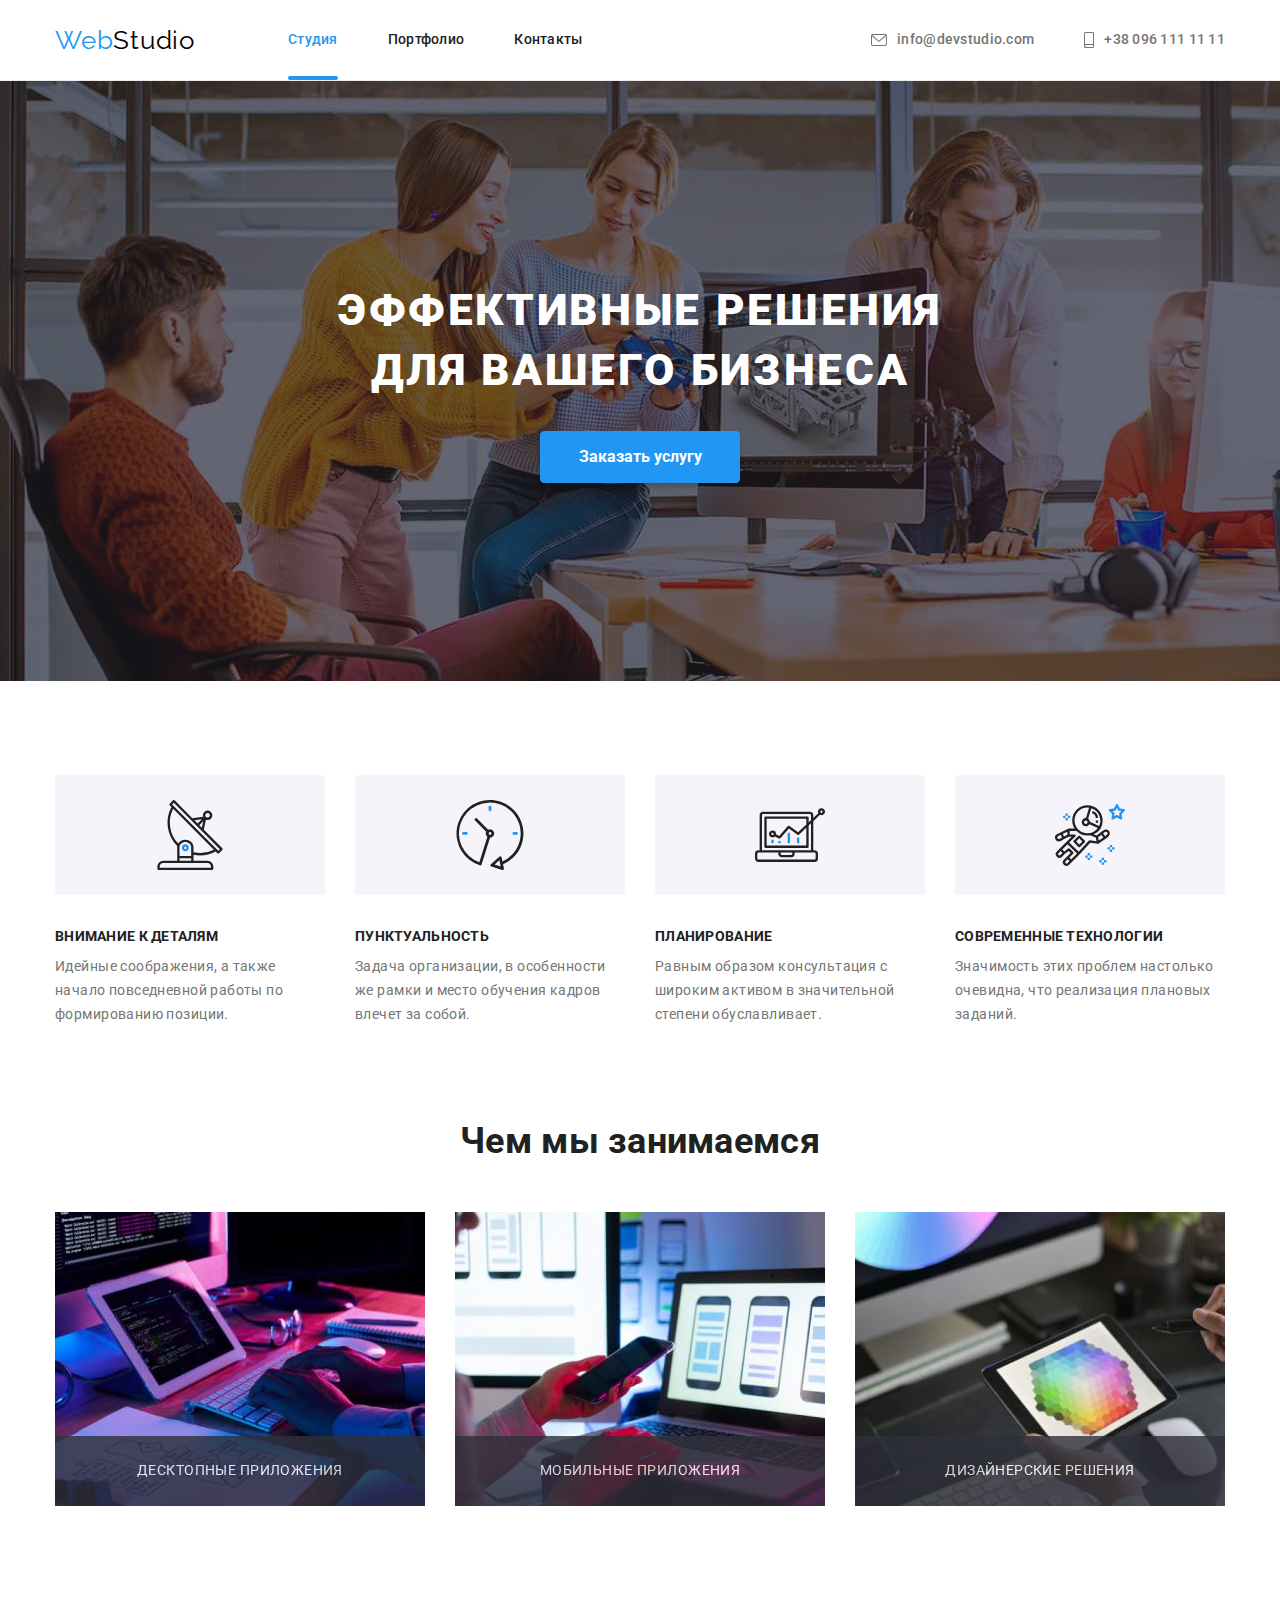
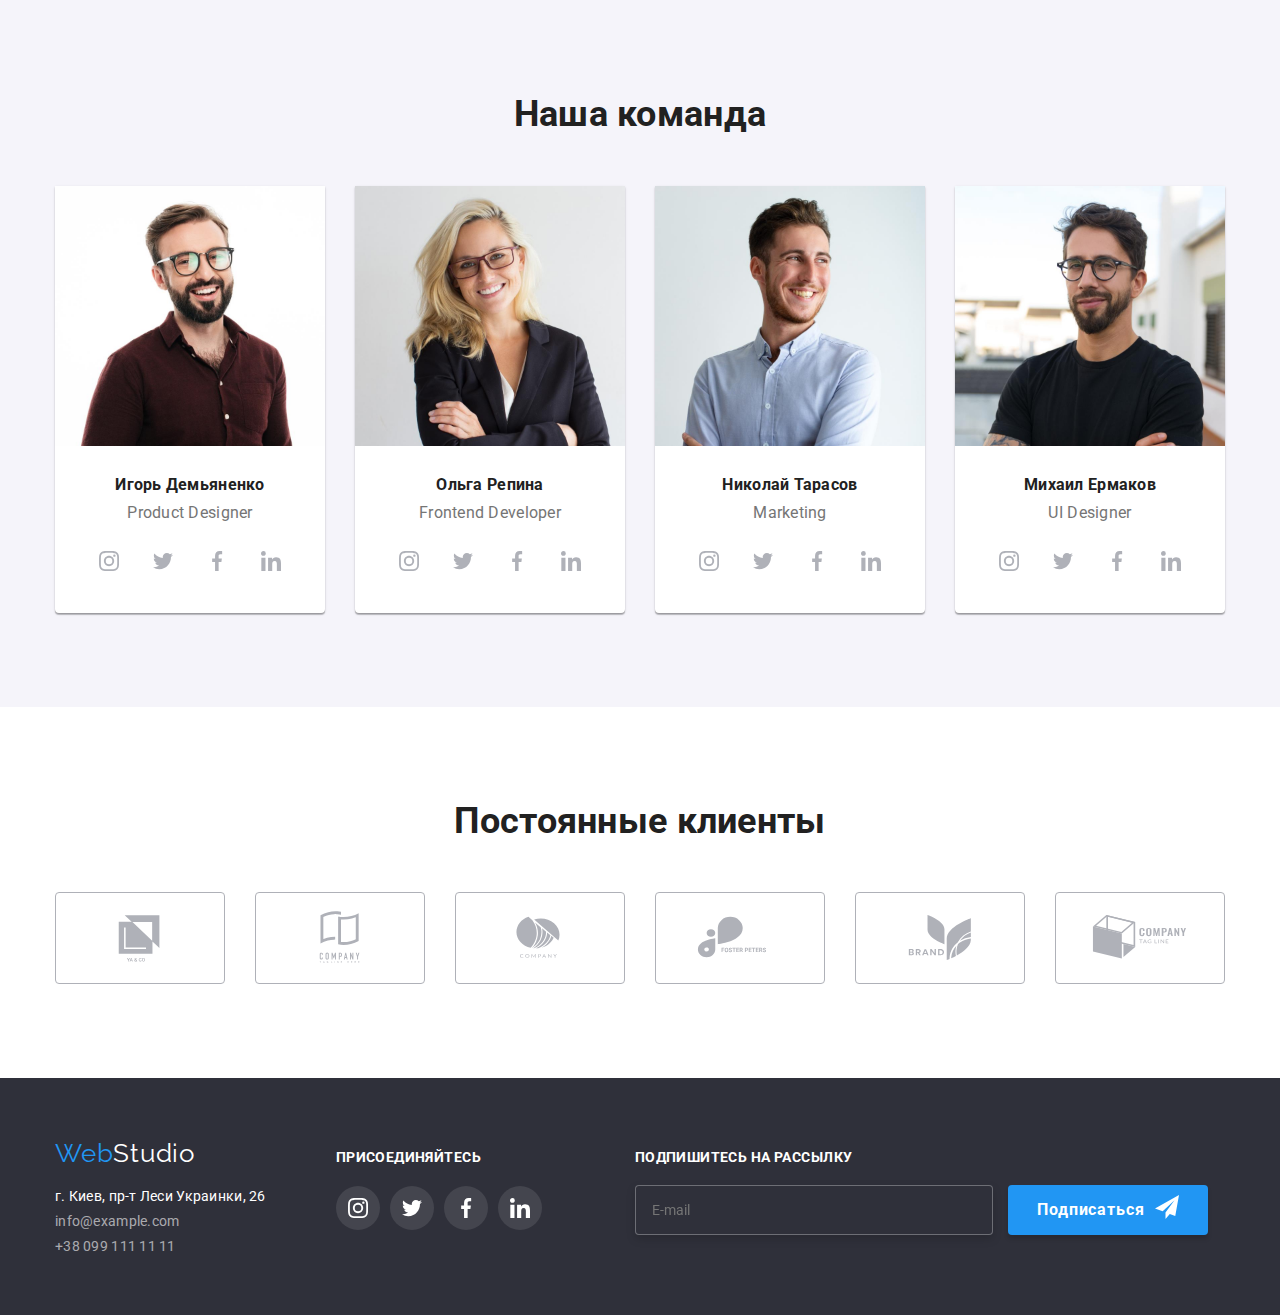
<file: index.html>
<!DOCTYPE html>
<html lang="ru">
  <head>
    <meta charset="UTF-8" />
    <meta http-equiv="X-UA-Compatible" content="IE=edge" />
    <meta name="viewport" content="width=device-width, initial-scale=1.0" />
    <title>Студия</title>

    <link rel="preconnect" href="https://fonts.googleapis.com" />
    <link rel="preconnect" href="https://fonts.gstatic.com" crossorigin />
    <link
      href="https://fonts.googleapis.com/css2?family=Raleway:wght@700&family=Roboto:wght@400;500;700;900&display=swap"
      rel="stylesheet"
    />
    <link
      rel="stylesheet"
      href="https://cdn.jsdelivr.net/npm/modern-normalize@1.1.0/modern-normalize.min.css"
    />

    <link rel="stylesheet" href="./css/styles.css" />
  </head>

  <body>
    <header>
      <div class="container header-container">
        <nav class="navigation-main">
          <a class="logo" lang="en" href="./index.html"
            >Web<span class="logo-black">Studio</span></a
          >
          <ul class="navigation-titles">
            <li class="item"><a href="./index.html" class="link current">Студия</a></li>
            <li class="item"><a href="./portfolio.html" class="link">Портфолио</a></li>
            <li class="item"><a href="" class="link">Контакты</a></li>
          </ul>
        </nav>

        <ul class="contacts-header">
          <li class="contacts email">
            <a href="mailto:info@devstudio.com" class="link email">
              <svg class="icon-header" width="16" height="12">
                <use href="./images/icons.svg#icon-envelope"></use>
              </svg>
              info@devstudio.com</a
            >
          </li>
          <li class="contacts tel">
            <a href="tel:+380961111111" class="link tel">
              <svg class="icon-header" width="10" height="16">
                <use href="./images/icons.svg#icon-smartphone"></use>
              </svg>
              +38 096 111 11 11</a
            >
          </li>
        </ul>
      </div>
    </header>

    <main>
      <section class="hero">
        <div class="container">
          <h1 class="hero-header">
            Эффективные решения <br />
            для вашего бизнеса
          </h1>
          <button type="button" class="hero-button" data-modal-open>Заказать услугу</button>
        </div>
      </section>

      <section class="section">
        <div class="container">
          <h2 class="visually-hidden">Особенности</h2>
          <ul class="features">
            <li class="features-list">
              <svg class="icon-features" width="270" height="120">
                <use href="./images/icons.svg#icon-Group-1"></use>
              </svg>
              <h3 class="features-item">Внимание к деталям</h3>
              <p class="features-description">
                Идейные соображения, а также начало повседневной работы по формированию позиции.
              </p>
            </li>
            <li class="features-list">
              <svg class="icon-features" width="270" height="120">
                <use href="./images/icons.svg#icon-Group-2"></use>
              </svg>
              <h3 class="features-item">Пунктуальность</h3>
              <p class="features-description">
                Задача организации, в особенности же рамки и место обучения кадров влечет за собой.
              </p>
            </li>
            <li class="features-list">
              <svg class="icon-features" width="270" height="120">
                <use href="./images/icons.svg#icon-Group-3"></use>
              </svg>
              <h3 class="features-item">Планирование</h3>
              <p class="features-description">
                Равным образом консультация с широким активом в значительной степени обуславливает.
              </p>
            </li>
            <li class="features-list">
              <svg class="icon-features" width="270" height="120">
                <use href="./images/icons.svg#icon-Group-4"></use>
              </svg>
              <h3 class="features-item">Современные технологии</h3>
              <p class="features-description">
                Значимость этих проблем настолько очевидна, что реализация плановых заданий.
              </p>
            </li>
          </ul>

          <h2 class="section-header">Чем мы занимаемся</h2>
          <ul class="work-examples">
            <li class="item">
              <img src="./images/box-1.jpg" alt="Процесс написания кода" width="370" height="294" />
              <div class="pannel">Десктопные приложения</div>
            </li>
            <li class="item">
              <img
                src="./images/box-2.jpg"
                alt="Процесс дизайна мобильного приложения"
                width="370"
                height="294"
              />
              <div class="pannel">Мобильные приложения</div>
            </li>
            <li class="item">
              <img
                src="./images/box-3.jpg"
                alt="Матрица цветов на планшете"
                width="370"
                height="294"
              />
              <div class="pannel">Дизайнерские решения</div>
            </li>
          </ul>
        </div>
      </section>

      <section class="section">
        <div class="container">
          <h2 class="section-header">Наша команда</h2>
          <ul class="team">
            <li class="team-member">
              <img
                src="./images/igor-demyanenko.jpg"
                alt="Игорь Демьяненко"
                width="270"
                height="260"
              />
              <div class="team-description">
                <h3 class="team-name">Игорь Демьяненко</h3>
                <p class="team-job">Product Designer</p>
                <ul class="networks">
                  <li class="networks-item">
                    <a href="" class="social-link">
                      <svg class="networks-icon" width="20" height="20">
                        <use href="./images/icons.svg#icon-instagram"></use>
                      </svg>
                    </a>
                  </li>
                  <li class="networks-item">
                    <a href="" class="social-link">
                      <svg class="networks-icon" width="20" height="20">
                        <use href="./images/icons.svg#icon-twitter"></use>
                      </svg>
                    </a>
                  </li>
                  <li class="networks-item">
                    <a href="" class="social-link">
                      <svg class="networks-icon" width="20" height="20">
                        <use href="./images/icons.svg#icon-facebook"></use>
                      </svg>
                    </a>
                  </li>
                  <li class="networks-item">
                    <a href="" class="social-link">
                      <svg class="networks-icon" width="20" height="20">
                        <use href="./images/icons.svg#icon-linkedin"></use>
                      </svg>
                    </a>
                  </li>
                </ul>
              </div>
            </li>
            <li class="team-member">
              <img src="./images/olha-repina.jpg" alt="Ольга Репина" width="270" height="260" />
              <div class="team-description">
                <h3 class="team-name">Ольга Репина</h3>
                <p class="team-job">Frontend Developer</p>
                <ul class="networks">
                  <li class="networks-item">
                    <a href="" class="social-link">
                      <svg class="networks-icon" width="20" height="20">
                        <use href="./images/icons.svg#icon-instagram"></use>
                      </svg>
                    </a>
                  </li>
                  <li class="networks-item">
                    <a href="" class="social-link">
                      <svg class="networks-icon" width="20" height="20">
                        <use href="./images/icons.svg#icon-twitter"></use>
                      </svg>
                    </a>
                  </li>
                  <li class="networks-item">
                    <a href="" class="social-link">
                      <svg class="networks-icon" width="20" height="20">
                        <use href="./images/icons.svg#icon-facebook"></use>
                      </svg>
                    </a>
                  </li>
                  <li class="networks-item">
                    <a href="" class="social-link">
                      <svg class="networks-icon" width="20" height="20">
                        <use href="./images/icons.svg#icon-linkedin"></use>
                      </svg>
                    </a>
                  </li>
                </ul>
              </div>
            </li>
            <li class="team-member">
              <img
                src="./images/nikolay-tarasov.jpg"
                alt="Николай Тарасов"
                width="270"
                height="260"
              />
              <div class="team-description">
                <h3 class="team-name">Николай Тарасов</h3>
                <p class="team-job">Marketing</p>
                <ul class="networks">
                  <li class="networks-item">
                    <a href="" class="social-link">
                      <svg class="networks-icon" width="20" height="20">
                        <use href="./images/icons.svg#icon-instagram"></use>
                      </svg>
                    </a>
                  </li>
                  <li class="networks-item">
                    <a href="" class="social-link">
                      <svg class="networks-icon" width="20" height="20">
                        <use href="./images/icons.svg#icon-twitter"></use>
                      </svg>
                    </a>
                  </li>
                  <li class="networks-item">
                    <a href="" class="social-link">
                      <svg class="networks-icon" width="20" height="20">
                        <use href="./images/icons.svg#icon-facebook"></use>
                      </svg>
                    </a>
                  </li>
                  <li class="networks-item">
                    <a href="" class="social-link">
                      <svg class="networks-icon" width="20" height="20">
                        <use href="./images/icons.svg#icon-linkedin"></use>
                      </svg>
                    </a>
                  </li>
                </ul>
              </div>
            </li>
            <li class="team-member">
              <img
                src="./images/mikhail-ermakov.jpg"
                alt="Михаил Ермаков"
                width="270"
                height="260"
              />
              <div class="team-description">
                <h3 class="team-name">Михаил Ермаков</h3>
                <p class="team-job">UI Designer</p>
                <ul class="networks">
                  <li class="networks-item">
                    <a href="" class="social-link">
                      <svg class="networks-icon" width="20" height="20">
                        <use href="./images/icons.svg#icon-instagram"></use>
                      </svg>
                    </a>
                  </li>
                  <li class="networks-item">
                    <a href="" class="social-link">
                      <svg class="networks-icon" width="20" height="20">
                        <use href="./images/icons.svg#icon-twitter"></use>
                      </svg>
                    </a>
                  </li>
                  <li class="networks-item">
                    <a href="" class="social-link">
                      <svg class="networks-icon" width="20" height="20">
                        <use href="./images/icons.svg#icon-facebook"></use>
                      </svg>
                    </a>
                  </li>
                  <li class="networks-item">
                    <a href="" class="social-link">
                      <svg class="networks-icon" width="20" height="20">
                        <use href="./images/icons.svg#icon-linkedin"></use>
                      </svg>
                    </a>
                  </li>
                </ul>
              </div>
            </li>
          </ul>
        </div>
      </section>

      <section class="section">
        <div class="container">
          <h2 class="section-header">Постоянные клиенты</h2>

          <ul class="clients-list">
            <li class="client">
              <a class="client-link" href="">
                <svg class="client-icon" width="106" height="60">
                  <use href="./images/icons.svg#icon-Client-1"></use>
                </svg>
              </a>
            </li>
            <li class="client">
              <a class="client-link" href="">
                <svg class="client-icon" width="106" height="60">
                  <use href="./images/icons.svg#icon-Client-2"></use>
                </svg>
              </a>
            </li>
            <li class="client">
              <a class="client-link" href="">
                <svg class="client-icon" width="106" height="60">
                  <use href="./images/icons.svg#icon-Client-3"></use>
                </svg>
              </a>
            </li>
            <li class="client">
              <a class="client-link" href="">
                <svg class="client-icon" width="106" height="60">
                  <use href="./images/icons.svg#icon-Client-4"></use>
                </svg>
              </a>
            </li>
            <li class="client">
              <a class="client-link" href="">
                <svg class="client-icon" width="106" height="60">
                  <use href="./images/icons.svg#icon-Client-5"></use>
                </svg>
              </a>
            </li>
            <li class="client">
              <a class="client-link" href="">
                <svg class="client-icon" width="106" height="60">
                  <use href="./images/icons.svg#icon-Client-6"></use>
                </svg>
              </a>
            </li>
          </ul>
        </div>
      </section>
    </main>

    <footer class="footer">
      <div class="container footer-block">
        <div class="contact-data">
          <a class="logo footer-logo" lang="en" href="./index.html"
            >Web<span class="logo-white">Studio</span></a
          >
          <address class="address">
            <p class="physical-address">г. Киев, пр-т Леси Украинки, 26</p>
            <a class="footer-contact email" href="mailto:info@example.com">info@example.com</a>
            <a class="footer-contact" href="tel:+380991111111">+38 099 111 11 11</a>
          </address>
        </div>

        <div class="socials">
          <p class="join">присоединяйтесь</p>
          <ul class="networks">
            <li class="networks-item">
              <a href="" class="social-link-footer">
                <svg class="networks-icon-footer" width="20" height="20">
                  <use href="./images/icons.svg#icon-instagram"></use>
                </svg>
              </a>
            </li>
            <li class="networks-item">
              <a href="" class="social-link-footer">
                <svg class="networks-icon-footer" width="20" height="20">
                  <use href="./images/icons.svg#icon-twitter"></use>
                </svg>
              </a>
            </li>
            <li class="networks-item">
              <a href="" class="social-link-footer">
                <svg class="networks-icon-footer" width="20" height="20">
                  <use href="./images/icons.svg#icon-facebook"></use>
                </svg>
              </a>
            </li>
            <li class="networks-item">
              <a href="" class="social-link-footer">
                <svg class="networks-icon-footer" width="20" height="20">
                  <use href="./images/icons.svg#icon-linkedin"></use>
                </svg>
              </a>
            </li>
          </ul>
        </div>

        <div class="footer-modal">
          <label for="footer-email">Подпишитесь на рассылку</label>
          <div class="submit-email">
            <input class="footer-input" type="email" id="footer-email" placeholder="E-mail" />
            <button class="footer-button" type="submit">
              <span class="send">
                <span class="button-text-send">Подписаться</span>
                <span class="icon-button-send">
                  <svg class="icon-send" width="24" height="24">
                    <use href="./images/icons.svg#icon-send"></use>
                  </svg>
                </span>
              </span>
            </button>
          </div>
        </div>
      </div>
    </footer>

    <div class="backdrop is-hidden" data-modal>
      <div class="modal">
        <button data-modal-close class="close-button">
          <svg
            width="30"
            height="30"
            viewBox="0 0 30 30"
            fill="none"
            xmlns="http://www.w3.org/2000/svg"
          >
            <circle cx="15" cy="15" r="15" fill="white" />
            <circle cx="15" cy="15" r="14.5" stroke="black" stroke-opacity="0.1" />
            <path
              class="closing-icon"
              d="M21 10.1079L19.8921 9L15.5 13.3921L11.1079 9L10 10.1079L14.3921 14.5L10 18.8921L11.1079 20L15.5 15.6079L19.8921 20L21 18.8921L16.6079 14.5L21 10.1079Z"
              fill="black"
            />
          </svg>
        </button>
        <form class="modal-form" action="/">
          <p class="modal-header">Оставьте свои данные, мы вам перезвоним</p>

          <div class="form-field">
            <label for="name">Имя</label>
            <div class="form-input-field">
              <input class="form-input" type="text" name="name" id="name" />
              <svg class="icon-label" width="18" height="18">
                <use href="./images/icons.svg#icon-name"></use>
              </svg>
            </div>
          </div>

          <div class="form-field">
            <label for="tel">Телефон</label>
            <div class="form-input-field">
              <input class="form-input" type="tel" name="tel" id="tel" />
              <svg class="icon-label" width="18" height="18">
                <use href="./images/icons.svg#icon-tel"></use>
              </svg>
            </div>
          </div>

          <div class="form-field">
            <label for="email">Почта</label>
            <div class="form-input-field">
              <input class="form-input" type="email" name="email" id="email" />
              <svg class="icon-label" width="18" height="18">
                <use href="./images/icons.svg#icon-mail"></use>
              </svg>
            </div>
          </div>

          <div class="form-field">
            <label for="comment">Комментарий</label>
            <textarea
              class="form-input"
              name="comment"
              id="comment"
              rows="5"
              placeholder="Введите текст"
            ></textarea>
          </div>

          <label class="checkbox-label">
            <input class="checkbox-input" type="checkbox" required />
            <span class="checkbox-icon"></span>
            <span class="checkbox-agreement">Соглашаюсь с рассылкой и принимаю&nbsp;</span>
            <a class="agreement-link" href="/">Условия договора</a>
          </label>

          <button class="modal-button" type="submit">Отправить</button>
        </form>
      </div>
    </div>
    <script src="./modal.js"></script>
  </body>
</html>
</file>
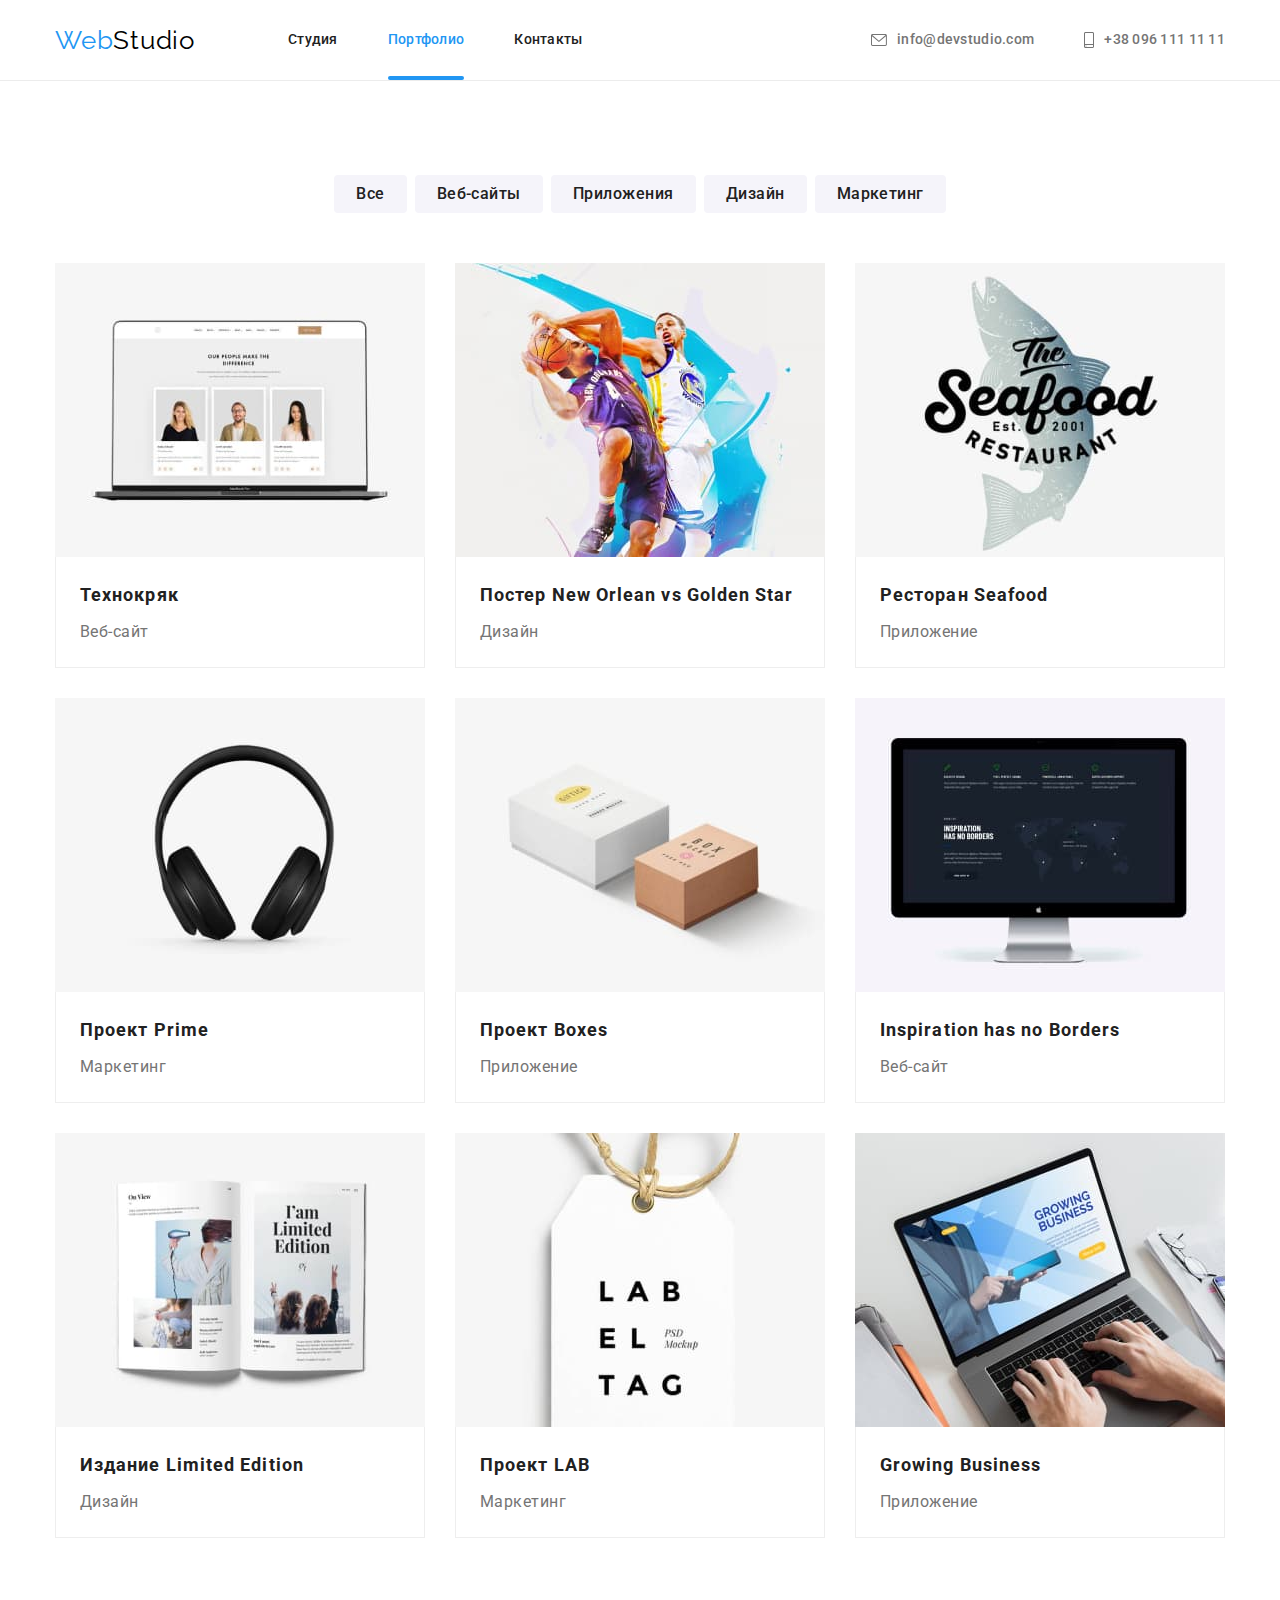
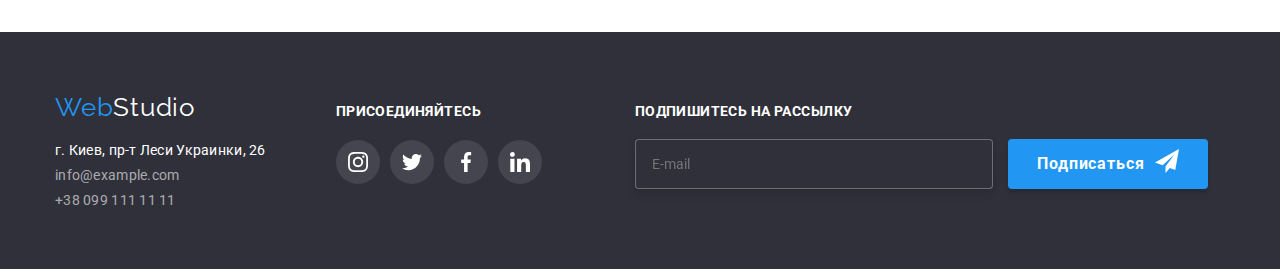
<file: portfolio.html>
<!DOCTYPE html>
<html lang="ru">
  <head>
    <meta charset="UTF-8" />
    <meta http-equiv="X-UA-Compatible" content="IE=edge" />
    <meta name="viewport" content="width=device-width, initial-scale=1.0" />
    <title>Портфолио</title>

    <link rel="preconnect" href="https://fonts.googleapis.com" />
    <link rel="preconnect" href="https://fonts.gstatic.com" crossorigin />
    <link
      href="https://fonts.googleapis.com/css2?family=Raleway:wght@700&family=Roboto:wght@400;500;700;900&display=swap"
      rel="stylesheet"
    />

    <link
      rel="stylesheet"
      href="https://cdn.jsdelivr.net/npm/modern-normalize@1.1.0/modern-normalize.min.css"
    />

    <link rel="stylesheet" href="./css/styles.css" />
  </head>

  <body>
    <header>
      <div class="container header-container">
        <nav class="navigation-main">
          <a class="logo" lang="en" href="./index.html"
            >Web<span class="logo-black">Studio</span></a
          >
          <ul class="navigation-titles">
            <li class="item"><a href="./index.html" class="link">Студия</a></li>
            <li class="item"><a href="./portfolio.html" class="link current">Портфолио</a></li>
            <li class="item"><a href="" class="link">Контакты</a></li>
          </ul>
        </nav>

        <ul class="contacts-header">
          <li class="contacts email">
            <a href="mailto:info@devstudio.com" class="link email">
              <svg class="icon-header" width="16" height="12">
                <use href="./images/icons.svg#icon-envelope"></use>
              </svg>
              info@devstudio.com</a
            >
          </li>
          <li class="contacts tel">
            <a href="tel:+380961111111" class="link tel">
              <svg class="icon-header" width="10" height="16">
                <use href="./images/icons.svg#icon-smartphone"></use>
              </svg>
              +38 096 111 11 11</a
            >
          </li>
        </ul>
      </div>
    </header>

    <main>
      <section class="section">
        <div class="container">
          <h1 class="visually-hidden">Портфолио</h1>
          <ul class="filter">
            <li><button type="button" class="portfolio-button">Все</button></li>
            <li><button type="button" class="portfolio-button">Веб-сайты</button></li>
            <li><button type="button" class="portfolio-button">Приложения</button></li>
            <li><button type="button" class="portfolio-button">Дизайн</button></li>
            <li><button type="button" class="portfolio-button">Маркетинг</button></li>
          </ul>

          <ul class="projects">
            <li class="projects-item">
              <div class="overlay-block">
                <img
                  class="projects-img"
                  src="./images/portfolio/technokryak.jpg"
                  alt="Экран ноутбука"
                  width="370"
                  height="294"
                />
                <div class="portfolio-pannel">
                  Технокряк это современная площадка распространения коронавируса. Компании
                  используют эту платформу для цифрового шпионажа и атак на защищённые сервера
                  конкурентов.
                </div>
              </div>
              <div class="project-text">
                <h3 class="project-name">Технокряк</h3>
                <p class="project-description">Веб-сайт</p>
              </div>
            </li>
            <li class="projects-item">
              <div class="overlay-block">
                <img
                  class="projects-img"
                  src="./images/portfolio/new-orlean.jpg"
                  alt="Баскетболисты"
                  width="370"
                  height="294"
                />
                <div class="portfolio-pannel">
                  Технокряк это современная площадка распространения коронавируса. Компании
                  используют эту платформу для цифрового шпионажа и атак на защищённые сервера
                  конкурентов.
                </div>
              </div>
              <div class="project-text">
                <h3 class="project-name">Постер New Orlean vs Golden Star</h3>
                <p class="project-description">Дизайн</p>
              </div>
            </li>
            <li class="projects-item">
              <div class="overlay-block">
                <img
                  class="projects-img"
                  src="./images/portfolio/seafood.jpg"
                  alt="Логотип рыбного ресторана"
                  width="370"
                  height="294"
                />
                <div class="portfolio-pannel">
                  Технокряк это современная площадка распространения коронавируса. Компании
                  используют эту платформу для цифрового шпионажа и атак на защищённые сервера
                  конкурентов.
                </div>
              </div>
              <div class="project-text">
                <h3 class="project-name">Ресторан Seafood</h3>
                <p class="project-description">Приложение</p>
              </div>
            </li>
            <li class="projects-item">
              <div class="overlay-block">
                <img
                  class="projects-img"
                  src="./images/portfolio/prime.jpg"
                  alt="Наушники"
                  width="370"
                  height="294"
                />
                <div class="portfolio-pannel">
                  Технокряк это современная площадка распространения коронавируса. Компании
                  используют эту платформу для цифрового шпионажа и атак на защищённые сервера
                  конкурентов.
                </div>
              </div>
              <div class="project-text">
                <h3 class="project-name">Проект Prime</h3>
                <p class="project-description">Маркетинг</p>
              </div>
            </li>
            <li class="projects-item">
              <div class="overlay-block">
                <img
                  class="projects-img"
                  src="./images/portfolio/boxes.jpg"
                  alt="Коробочки"
                  width="370"
                  height="294"
                />
                <div class="portfolio-pannel">
                  Технокряк это современная площадка распространения коронавируса. Компании
                  используют эту платформу для цифрового шпионажа и атак на защищённые сервера
                  конкурентов.
                </div>
              </div>
              <div class="project-text">
                <h3 class="project-name">Проект Boxes</h3>
                <p class="project-description">Приложение</p>
              </div>
            </li>
            <li class="projects-item">
              <div class="overlay-block">
                <img
                  class="projects-img"
                  src="./images/portfolio/inspiration.jpg"
                  alt="Монитор с темной темой"
                  width="370"
                  height="294"
                />
                <div class="portfolio-pannel">
                  Технокряк это современная площадка распространения коронавируса. Компании
                  используют эту платформу для цифрового шпионажа и атак на защищённые сервера
                  конкурентов.
                </div>
              </div>
              <div class="project-text">
                <h3 class="project-name">Inspiration has no Borders</h3>
                <p class="project-description">Веб-сайт</p>
              </div>
            </li>
            <li class="projects-item">
              <div class="overlay-block">
                <img
                  class="projects-img"
                  src="./images/portfolio/limited-edition.jpg"
                  alt="Разворот журнала"
                  width="370"
                  height="294"
                />
                <div class="portfolio-pannel">
                  Технокряк это современная площадка распространения коронавируса. Компании
                  используют эту платформу для цифрового шпионажа и атак на защищённые сервера
                  конкурентов.
                </div>
              </div>
              <div class="project-text">
                <h3 class="project-name">Издание Limited Edition</h3>
                <p class="project-description">Дизайн</p>
              </div>
            </li>
            <li class="projects-item">
              <div class="overlay-block">
                <img
                  class="projects-img"
                  src="./images/portfolio/lab.jpg"
                  alt="Бирка"
                  width="370"
                  height="294"
                />
                <div class="portfolio-pannel">
                  Технокряк это современная площадка распространения коронавируса. Компании
                  используют эту платформу для цифрового шпионажа и атак на защищённые сервера
                  конкурентов.
                </div>
              </div>
              <div class="project-text">
                <h3 class="project-name">Проект LAB</h3>
                <p class="project-description">Маркетинг</p>
              </div>
            </li>
            <li class="projects-item">
              <div class="overlay-block">
                <img
                  class="projects-img"
                  src="./images/portfolio/growing-business.jpg"
                  alt="Работа за компьютером"
                  width="370"
                  height="294"
                />
                <div class="portfolio-pannel">
                  Технокряк это современная площадка распространения коронавируса. Компании
                  используют эту платформу для цифрового шпионажа и атак на защищённые сервера
                  конкурентов.
                </div>
              </div>
              <div class="project-text">
                <h3 class="project-name">Growing Business</h3>
                <p class="project-description">Приложение</p>
              </div>
            </li>
          </ul>
        </div>
      </section>
    </main>

    <footer class="footer">
      <div class="container footer-block">
        <div class="contact-data">
          <a class="logo footer-logo" lang="en" href="./index.html"
            >Web<span class="logo-white">Studio</span></a
          >
          <address class="address">
            <p class="physical-address">г. Киев, пр-т Леси Украинки, 26</p>
            <a class="footer-contact email" href="mailto:info@example.com">info@example.com</a>
            <a class="footer-contact" href="tel:+380991111111">+38 099 111 11 11</a>
          </address>
        </div>

        <div class="socials">
          <p class="join">присоединяйтесь</p>
          <ul class="networks">
            <li class="networks-item">
              <a href="" class="social-link-footer">
                <svg class="networks-icon-footer" width="20" height="20">
                  <use href="./images/icons.svg#icon-instagram"></use>
                </svg>
              </a>
            </li>
            <li class="networks-item">
              <a href="" class="social-link-footer">
                <svg class="networks-icon-footer" width="20" height="20">
                  <use href="./images/icons.svg#icon-twitter"></use>
                </svg>
              </a>
            </li>
            <li class="networks-item">
              <a href="" class="social-link-footer">
                <svg class="networks-icon-footer" width="20" height="20">
                  <use href="./images/icons.svg#icon-facebook"></use>
                </svg>
              </a>
            </li>
            <li class="networks-item">
              <a href="" class="social-link-footer">
                <svg class="networks-icon-footer" width="20" height="20">
                  <use href="./images/icons.svg#icon-linkedin"></use>
                </svg>
              </a>
            </li>
          </ul>
        </div>
        <div class="footer-modal">
          <label for="footer-email">Подпишитесь на рассылку</label>
          <div class="submit-email">
            <input class="footer-input" type="email" id="footer-email" placeholder="E-mail" />
            <button class="footer-button" type="submit">
              <div class="send">
                <div class="button-text-send">Подписаться</div>
                <div class="icon-button-send">
                  <svg class="icon-send" width="24" height="24">
                    <use href="./images/icons.svg#icon-send"></use>
                  </svg>
                </div>
              </div>
            </button>
          </div>
        </div>
      </div>
    </footer>
  </body>
</html>
</file>
<file: css/styles.css>
/* Стили для index.html */
:root {
  --main-text-color: #757575;
  --header-text-color: #212121;
  --logo-black-text-color: #000000;
  --accent-color: #2196f3;
  --invert-text-color: #ffffff;
  --background-color: #2f303a;
  --button-background: #f5f4fa;
  --icon-basic-color: #afb1b8;
  --time-function: cubic-bezier(0.4, 0, 0.2, 1);
}

html {
  box-sizing: border-box;
}
*,
*::before,
*::after {
  box-sizing: inherit;
}

body {
  background-color: #ffffff;
  color: var(--main-text-color);
  font-family: 'Roboto', sans-serif;
  font-style: normal;
  font-size: 14px;
  line-height: 1.14;
  letter-spacing: 0.02em;
}

ul {
  list-style: none;
  margin-top: 0;
  margin-bottom: 0;
  padding: 0;
}
a {
  text-decoration: none;
  color: var(--header-text-color);
}
h1,
h2,
h3,
p {
  margin-top: 0;
  margin-bottom: 0;
}
img {
  display: block;
}
header {
  border-bottom: 1px solid #ececec;
}
.container {
  width: 1200px;
  padding-left: 15px;
  padding-right: 15px;
  margin-left: auto;
  margin-right: auto;
}
.section {
  padding-top: 94px;
  padding-bottom: 94px;
}
.visually-hidden {
  position: absolute;
  width: 1px;
  height: 1px;
  margin: -1px;
  border: 0;
  padding: 0;
  white-space: nowrap;
  clip-path: inset(100%);
  clip: rect(0 0 0 0);
  overflow: hidden;
}
.container.header-container {
  display: flex;
  align-items: center;
}
.logo {
  margin-right: 93px;

  font-family: 'Raleway', sans-serif;
  font-size: 26px;
  line-height: 1.19;
  letter-spacing: 0.03em;
  color: var(--accent-color);
}
.logo .logo-black {
  color: var(--logo-black-text-color);
}
.logo .logo-white {
  color: var(--invert-text-color);
}
.navigation-main {
  display: flex;
  align-items: center;
}
.navigation-titles .link.current {
  color: var(--accent-color);
}
.navigation-titles {
  display: flex;
  align-items: center;
  font-weight: 500;
}
.navigation-titles .item:not(:last-child) {
  margin-right: 50px;
}
.navigation-titles .item {
  display: block;
}
.navigation-titles .link {
  display: inline-block;
  position: relative;
  padding: 32px 0;
}
.navigation-titles .link:hover,
.navigation-titles .link:focus {
  color: var(--accent-color);
}
.item .link.current::after {
  position: absolute;
  bottom: 0;
  left: 0;
  display: inline-block;
  content: '';
  width: 100%;
  height: 4px;
  border-radius: 2px;
  background-color: var(--accent-color);
}
.contacts-header {
  display: flex;
  align-items: center;
  margin-left: auto;
}
.contacts-header .contacts + .contacts {
  margin-left: 50px;
}
.contacts {
  display: flex;
  align-items: center;
}
.contacts .link {
  display: flex;
  align-items: center;
  padding: 32px 0;
  color: var(--main-text-color);
  font-weight: 500;

  transition: color 250ms var(--time-function);
}
.contacts .link:hover,
.contacts .link:focus {
  color: var(--accent-color);
}
.icon-header {
  margin-right: 10px;
  fill: var(--main-text-color);
}
.contacts .link:hover .icon-header {
  fill: var(--accent-color);
}

.hero {
  height: 600px;
  max-width: 1600px;
  padding-top: 200px;
  padding-bottom: 200px;
  background-color: var(--background-color);
  background-image: linear-gradient(to right, rgba(47, 48, 58, 0.4), rgba(47, 48, 58, 0.4)),
    url(../images/hero-img.jpg);
  text-align: center;
  margin-left: auto;
  margin-right: auto;
}
.hero-header {
  margin-bottom: 30px;

  color: var(--invert-text-color);
  font-weight: 900;
  font-size: 44px;
  line-height: 1.36;
  letter-spacing: 0.06em;
  text-transform: uppercase;
}
.hero-button {
  display: inline-block;
  justify-content: center;
  text-align: center;
  min-width: 200px;
  min-height: 50px;
  padding: 10px 32px;
  border-radius: 4px;
  border: 1px solid var(--accent-color);
  box-sizing: border-box;
  box-shadow: 0px 4px 4px rgba(0, 0, 0, 0.15);

  background-color: var(--accent-color);
  color: var(--invert-text-color);
  font-weight: 700;
  font-size: 16px;
  line-height: 1.875;
  cursor: pointer;
}
.features {
  display: flex;
  margin-bottom: 94px;
}
.features-list {
  margin-right: 30px;
  width: calc((100% - 90px) / 4);
}
.features-list:nth-child(4) {
  margin-right: 0;
}
.features-item {
  margin-bottom: 10px;
  text-transform: uppercase;
  color: var(--header-text-color);
  font-size: 14px;
}
.features-description {
  line-height: 1.71;
  letter-spacing: 0.03em;
}
.icon-features {
  margin-bottom: 30px;
}
.work-examples {
  display: flex;
  justify-content: center;
}
.work-examples .item {
  position: relative;
  margin-right: 30px;
}
.work-examples .item:nth-child(3) {
  margin-right: 0;
}
.section-header {
  margin-bottom: 50px;

  color: var(--header-text-color);
  font-size: 36px;
  line-height: 1.16;
  text-align: center;
}
.section:nth-child(3) {
  background-color: var(--button-background);
}
.pannel {
  display: flex;
  position: absolute;
  bottom: 0;
  left: 0;
  justify-content: center;
  align-items: center;
  width: 100%;
  height: 70px;
  background-color: var(--background-color);
  opacity: 80%;
  line-height: 1.14;
  letter-spacing: 0.03em;
  text-transform: uppercase;
  color: var(--invert-text-color);
}
.team {
  display: flex;
  justify-content: center;
  text-align: center;
}
.team-description {
  padding: 30px 0;
}
.team-member {
  margin-right: 30px;
  background-color: var(--invert-text-color);
  box-shadow: 0px 1px 3px rgba(0, 0, 0, 0.12), 0px 1px 1px rgba(0, 0, 0, 0.14),
    0px 2px 1px rgba(0, 0, 0, 0.2);
  border-radius: 0px 0px 4px 4px;
}
.team-member:nth-child(4) {
  margin-right: 0;
}
.team-name {
  margin-bottom: 10px;
  font-size: 16px;
  color: var(--header-text-color);
}
.team-job {
  font-size: 16px;
  color: var(--main-text-color);
}
.networks {
  display: flex;
  justify-content: center;
  margin-top: 16px;
}
.networks-item:not(:last-child) {
  margin-right: 10px;
}
.networks-icon {
  background-size: contain;
  fill: var(--icon-basic-color);

  transition: fill 250ms var(--time-function);
}
.networks-icon:hover {
  fill: var(--invert-text-color);
}
.social-link {
  display: flex;
  justify-content: center;
  align-items: center;
  width: 44px;
  height: 44px;
  border-radius: 50%;

  transition: background-color 250ms var(--time-function), fill 250ms var(--time-function);
}
.social-link:hover,
.social-link:focus {
  background-color: var(--accent-color);
}
.social-link:hover .networks-icon {
  fill: var(--invert-text-color);
}
.social-link:focus .networks-icon {
  fill: var(--invert-text-color);
}
.clients-list {
  display: flex;
  justify-content: center;
  align-items: center;
  margin-top: 50px;
}
.client:not(:last-child) {
  margin-right: 30px;
}
.client-link {
  display: flex;
  justify-content: center;
  align-items: center;
  width: 170px;
  height: 92px;
  border: 1px solid var(--icon-basic-color);
  border-radius: 4px;

  transition: border 250ms var(--time-function);
}
.client-link:hover,
.client-link:focus {
  border: 1px solid var(--accent-color);
}
.client-link:hover .client-icon {
  fill: var(--accent-color);
}
.client-link:focus .client-icon {
  fill: var(--accent-color);
}
.client-icon {
  fill: var(--icon-basic-color);

  transition: fill 250ms var(--time-function);
}
.footer {
  padding-top: 60px;
  padding-bottom: 60px;
  background-color: var(--background-color);
}
.footer-block {
  display: flex;
  align-items: baseline;
}
.logo.footer-logo {
  margin-right: 0;
}
.address {
  margin-top: 20px;
  font-style: normal;
}
.physical-address {
  margin-bottom: 9px;
  color: var(--invert-text-color);
}
.footer-contact {
  color: rgba(255, 255, 255, 0.6);
  font-style: normal;
}
.footer-contact.email {
  display: block;
  margin-bottom: 9px;
}
.socials {
  margin-left: 70px;
}
.join {
  margin-bottom: 20px;
  font-weight: 700;
  font-size: 14px;
  line-height: 1.14;
  letter-spacing: 0.03em;
  text-transform: uppercase;
  color: var(--invert-text-color);
}
.footer-link {
  display: flex;
  width: 44px;
  height: 44px;
}
.networks-icon-footer {
  fill: var(--invert-text-color);
}
.social-link-footer {
  display: flex;
  justify-content: center;
  align-items: center;
  width: 44px;
  height: 44px;
  border-radius: 50%;
  background-color: rgba(255, 255, 255, 0.1);

  transition: background-color 250ms var(--time-function);
}
.social-link-footer:hover,
.social-link-footer:focus {
  background-color: var(--accent-color);
}
.footer-modal {
  display: flex;
  flex-direction: column;
  margin-left: 93px;
}
.footer-modal label {
  margin-bottom: 20px;
  font-weight: 700;
  font-size: 14px;
  line-height: 16px;
  letter-spacing: 0.03em;
  text-transform: uppercase;
  color: var(--invert-text-color);
}
.footer-input {
  height: 50px;
  min-width: 358px;
  padding: 15px 16px;
  margin-right: 12px;
  background-color: var(--background-color);
  border: 1px solid rgba(255, 255, 255, 0.3);
  box-sizing: border-box;
  filter: drop-shadow(0px 4px 4px rgba(0, 0, 0, 0.15));
  border-radius: 4px;

  transition: border-color 250ms var(--time-function);
}
.footer-input:hover,
.footer-input:focus-within {
  outline: none;
  border: 1px solid var(--accent-color);
}
.footer-button {
  height: 50px;
  min-width: 200px;
  background-color: var(--accent-color);
  color: var(--invert-text-color);
  box-shadow: 0px 4px 4px rgba(0, 0, 0, 0.15);
  border: var(--accent-color);
  border-radius: 4px;
  font-weight: 700;
  font-size: 16px;
  line-height: 1.875;
  letter-spacing: 0.06em;
  cursor: pointer;
}
.send {
  display: flex;
  flex-direction: row;
  justify-content: center;
}
.button-text-send {
  margin-right: 10px;
  color: var(--invert-text-color);
}
.icon-send {
  display: block;
  fill: var(--invert-text-color);
}
.backdrop {
  position: fixed;
  top: 0;
  left: 0;
  width: 100%;
  height: 100%;
  background-color: rgba(0, 0, 0, 0.2);
  opacity: 1;
  transition: opacity 250ms var(--time-function);
}
.backdrop.is-hidden {
  opacity: 0;
  pointer-events: none;
}
.modal {
  position: absolute;
  top: 50%;
  left: 50%;
  transform: translate(-50%, -50%) scale(1);

  width: 528px;
  border-radius: 4px;
  background-color: var(--invert-text-color);
  opacity: 1;

  transition: transform 250ms var(--time-function);
}
.backdrop.is-hidden .modal {
  transform: translate(-50%, -50%) scale(0.5);
}
.close-button {
  position: absolute;
  align-content: center;
  top: 0;
  right: 0;
  margin-top: 8px;
  margin-right: 8px;
  padding: 0;
  border: none;
  background-color: transparent;
  cursor: pointer;
}
.close-button:hover .closing-icon {
  fill: var(--accent-color);
}
.close-button:focus .closing-icon {
  fill: var(--accent-color);
}
.modal-form {
  width: 528px;
  padding: 40px;
}
.modal-header {
  font-weight: 700;
  font-size: 20px;
  line-height: 1.15;
  text-align: center;
  letter-spacing: 0.03em;
  margin-bottom: 12px;
  color: #212121;
}
.form-field {
  display: flex;
  flex-direction: column;
  margin-bottom: 10px;
}
.form-field label {
  margin-bottom: 4px;
}
.form-input {
  width: 100%;
  margin: 0;
  padding: 12px 42px;
  border: 1px solid rgba(33, 33, 33, 0.2);
  box-sizing: border-box;
  border-radius: 4px;
  resize: none;
  cursor: pointer;

  transition: border-color 250ms var(--time-function) fill 250ms var(--time-function);
}
.form-input:focus-within {
  outline: none;
  border: 1px solid var(--accent-color);
}
.form-input:focus-within + .icon-label {
  fill: var(--accent-color);
}
.form-field textarea {
  display: block;
  height: 120px;
  margin: 0;
  padding: 12px 16px;
  margin-bottom: 20px;
  border: 1px solid rgba(33, 33, 33, 0.2);
  box-sizing: border-box;
  border-radius: 4px;
  cursor: pointer;
}
.form-field textarea:hover {
  border: 1px solid var(--accent-color);
}
.form-input-field {
  position: relative;
}
.icon-label {
  position: absolute;
  top: 11px;
  left: 12px;
}
.checkbox-label {
  display: flex;
  justify-content: center;
  align-items: center;
  margin-bottom: 30px;
  cursor: pointer;
}
.checkbox-input {
  appearance: none;
  -webkit-appearance: none;
  -moz-appearance: none;
}
.checkbox-icon {
  display: inline-block;
  margin-right: 8px;
  width: 16px;
  height: 15px;
  border: 2px solid var(--header-text-color);
  border-radius: 4px;
}
.checkbox-input:checked + .checkbox-icon {
  background-image: url(../images/icon-check.svg);
  background-color: var(--accent-color);
  background-size: contain;
  background-origin: border-box;
  border-color: var(--accent-color);
}
.checkbox-input:focus + .checkbox-icon {
  border-color: var(--accent-color);
}
.agreement-link {
  color: var(--accent-color);
  text-decoration-line: underline;
}
.modal-button {
  display: block;
  align-items: center;
  min-width: 200px;
  min-height: 50px;
  padding: 10px 56px;
 margin: 0 auto;

  border-radius: 4px;
  border: var(--accent-color);
  box-shadow: 0px 4px 4px rgba(0, 0, 0, 0.15);

  background-color: var(--accent-color);
  color: var(--invert-text-color);
  font-weight: 700;
  font-size: 16px;
  line-height: 1.875;
  letter-spacing: 0.06em;
  cursor: pointer;
}
/* Стили для portfolio.html */

.filter {
  display: flex;
  justify-content: center;
  margin-bottom: 50px;
}
.filter > li:not(:last-child) {
  margin-right: 8px;
}
.portfolio-button {
  padding: 6px 22px;
  cursor: pointer;
  font-size: 16px;
  font-weight: 500;
  line-height: 1.625;
  letter-spacing: 0.03em;
  color: var(--header-text-color);
  background-color: var(--button-background);
  border-radius: 4px;
  border: transparent;

  transform: color 250ms var(--time-function), background-color 250ms var(--time-function),
    box-shadow 250ms var(--time-function);
}
.filter > .portfolio-button:not(last-child) {
  margin-right: 8px;
}
.portfolio-button:focus,
.portfolio-button:hover {
  color: var(--invert-text-color);
  background-color: var(--accent-color);
  box-shadow: 0px 3px 1px rgba(0, 0, 0, 0.1), 0px 1px 2px rgba(0, 0, 0, 0.08),
    0px 2px 2px rgba(0, 0, 0, 0.12);
}
.projects {
  display: flex;
  flex-wrap: wrap;
  justify-content: center;
}
.projects-item {
  width: 370px;
  margin-right: 30px;
  margin-bottom: 30px;
}
.projects-item:hover {
  box-shadow: 0px 1px 1px rgba(0, 0, 0, 0.12), 0px 4px 4px rgba(0, 0, 0, 0.06),
    1px 4px 6px rgba(0, 0, 0, 0.16);
}
.projects-item:nth-child(3n) {
  margin-right: 0;
}
.projects-item:nth-last-child(-n + 3) {
  margin-bottom: 0;
}
.project-name {
  margin-bottom: 4px;
  color: var(--header-text-color);
  font-size: 18px;
  line-height: 2;
  letter-spacing: 0.06em;
}
.project-description {
  font-size: 16px;
  line-height: 1.875;
  letter-spacing: 0.03em;
}
.project-text {
  padding: 20px 24px;
  border-bottom: 1px solid #eeeeee;
  border-left: 1px solid #eeeeee;
  border-right: 1px solid #eeeeee;
}
.overlay-block {
  position: relative;
  overflow: hidden;
}
.portfolio-pannel {
  position: absolute;
  justify-content: center;
  padding: 63px 24px;
  width: 370px;
  height: 294px;
  left: 0;
  bottom: 0;
  font-size: 18px;
  line-height: 1.56;
  letter-spacing: 0.03em;
  background-color: var(--accent-color);
  opacity: 0;
  color: var(--invert-text-color);

  transform: translateY(100%);
  transition: transform 250ms var(--time-function);
}
.projects-item:hover .portfolio-pannel {
  opacity: 0.9;
  transform: translateY(0);
}
</file>
